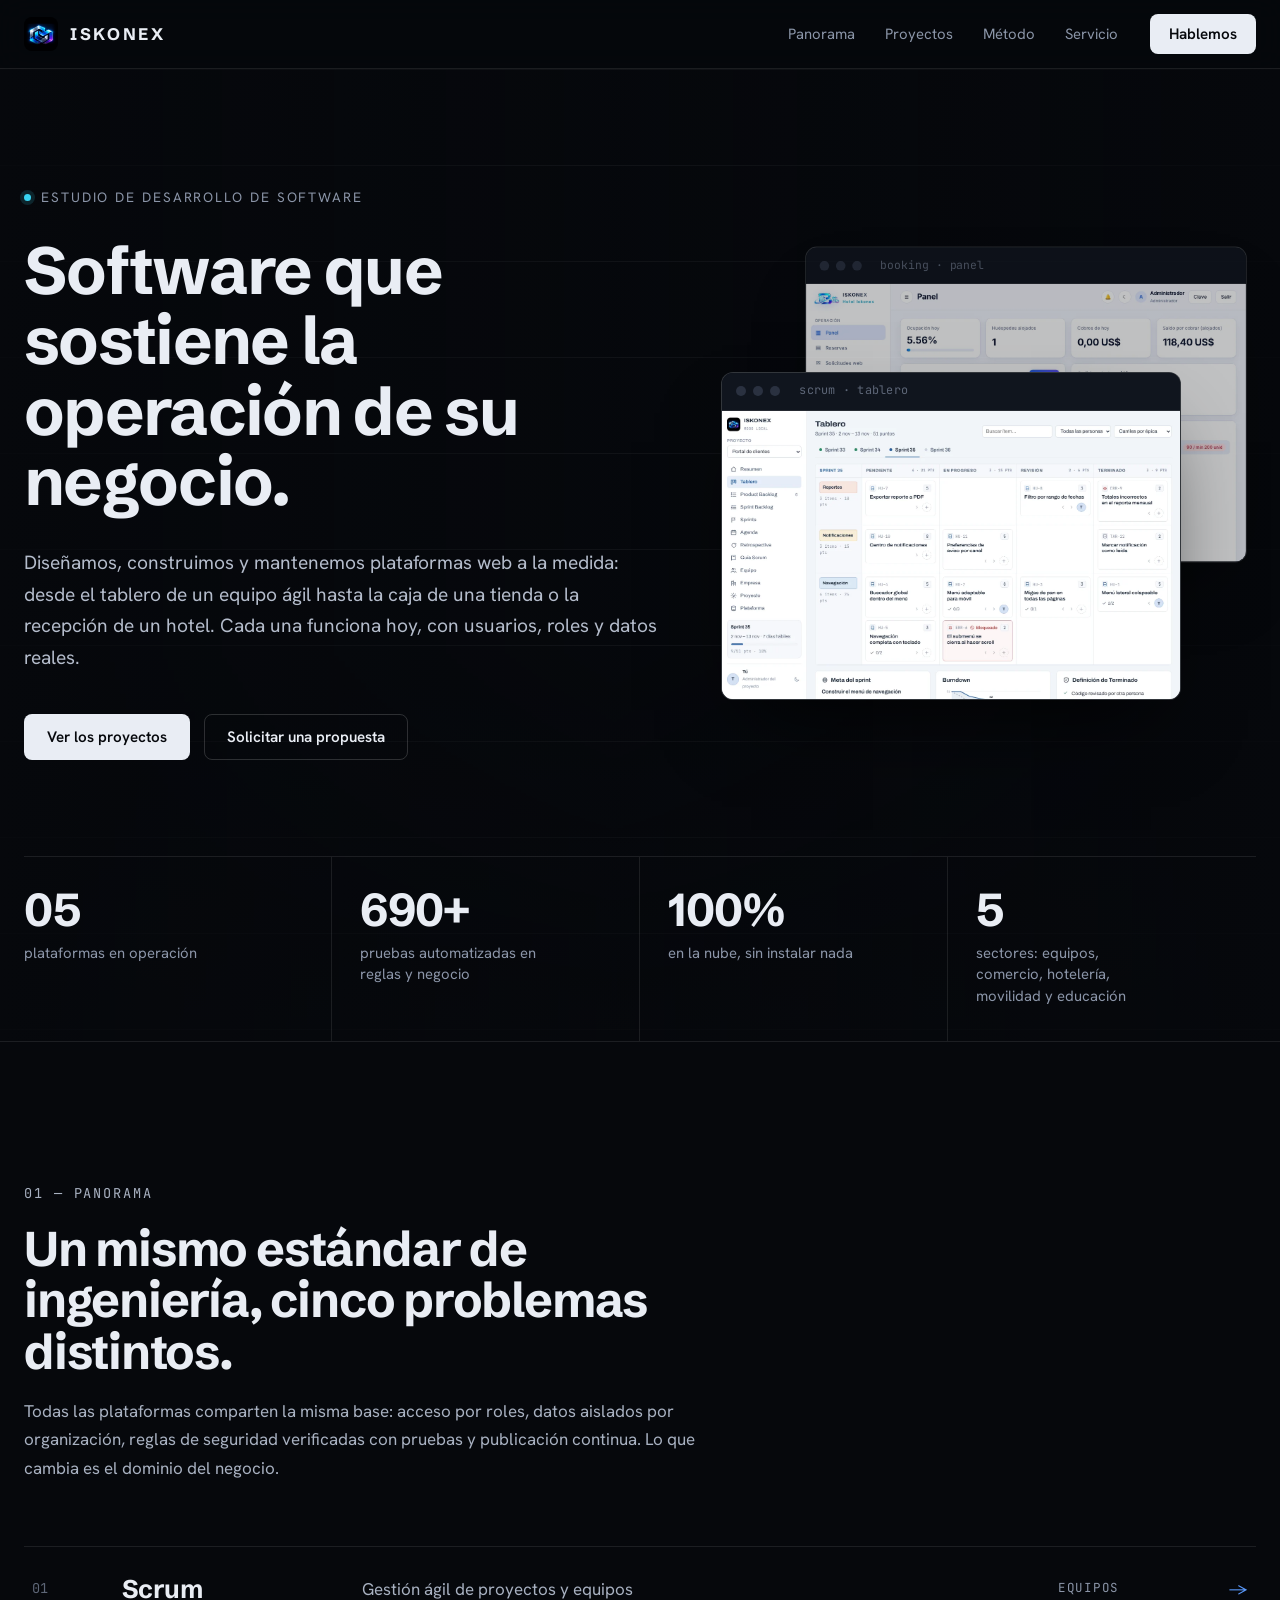
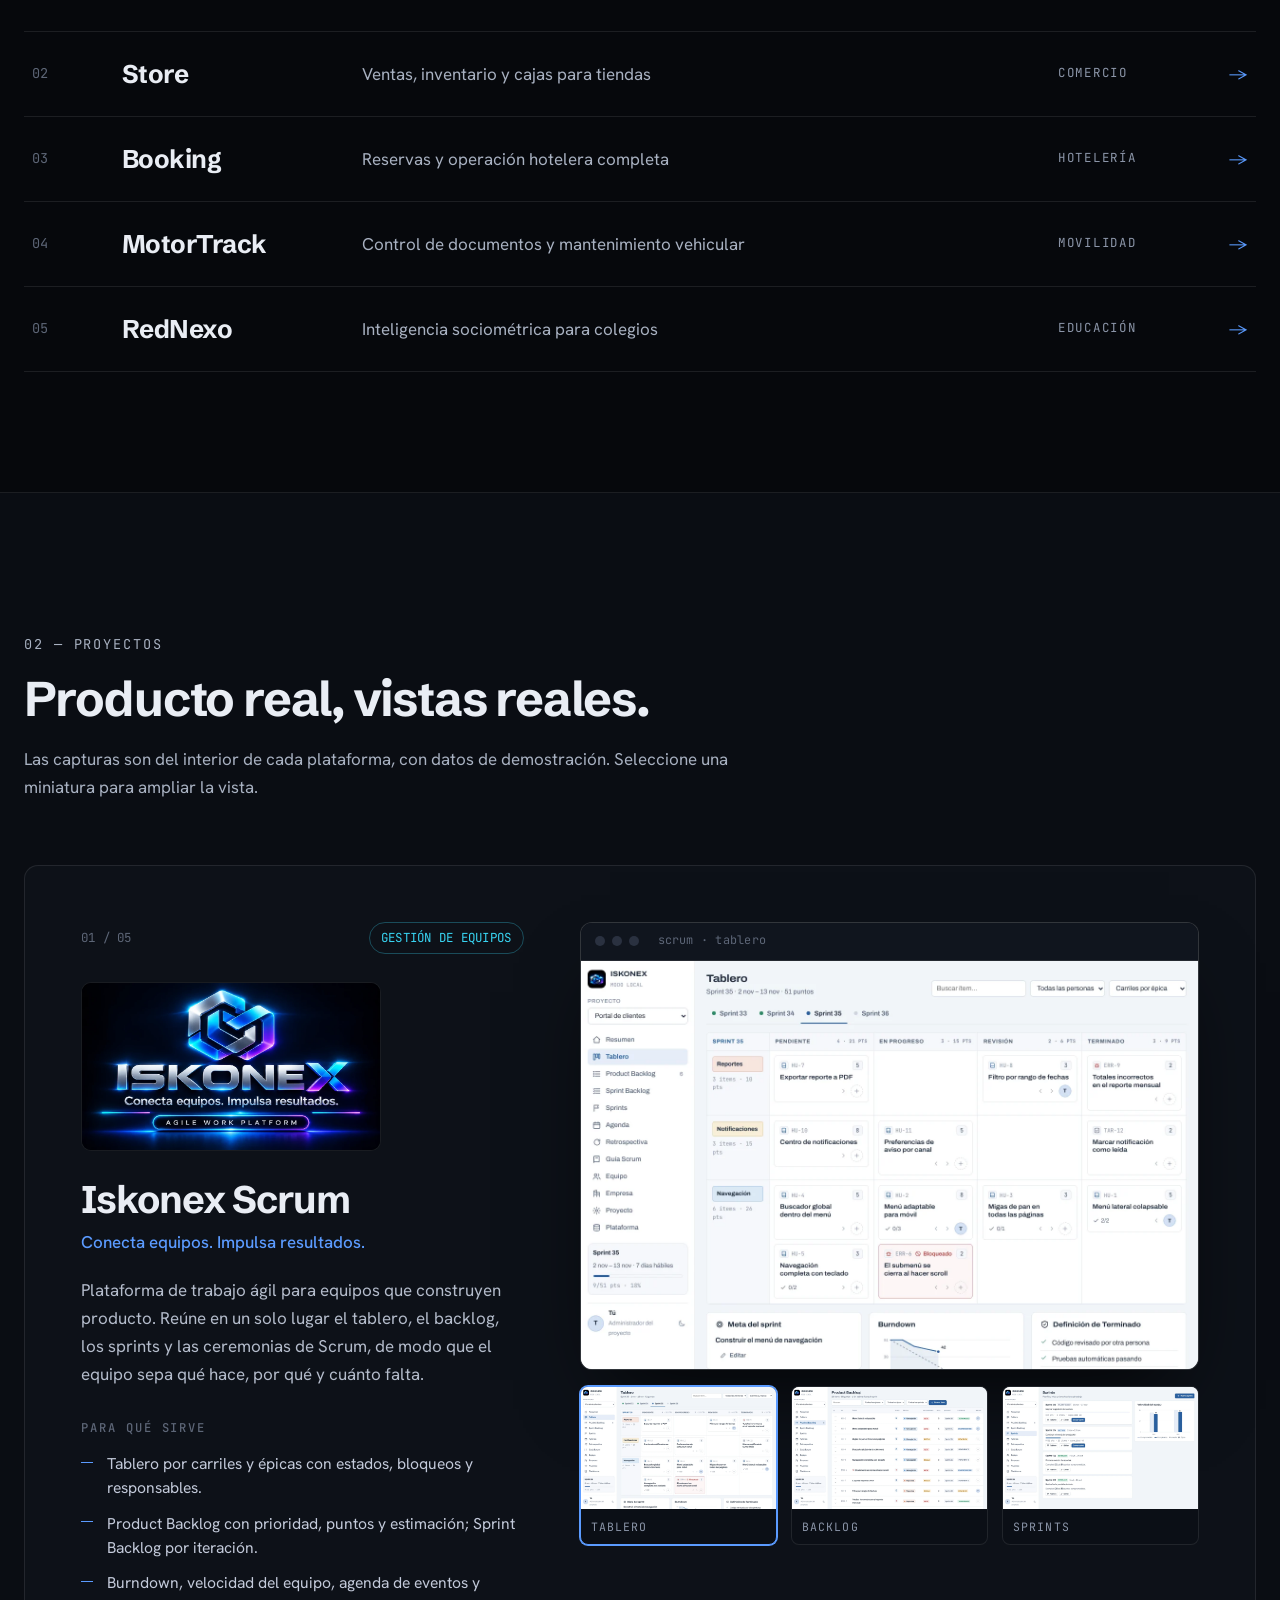
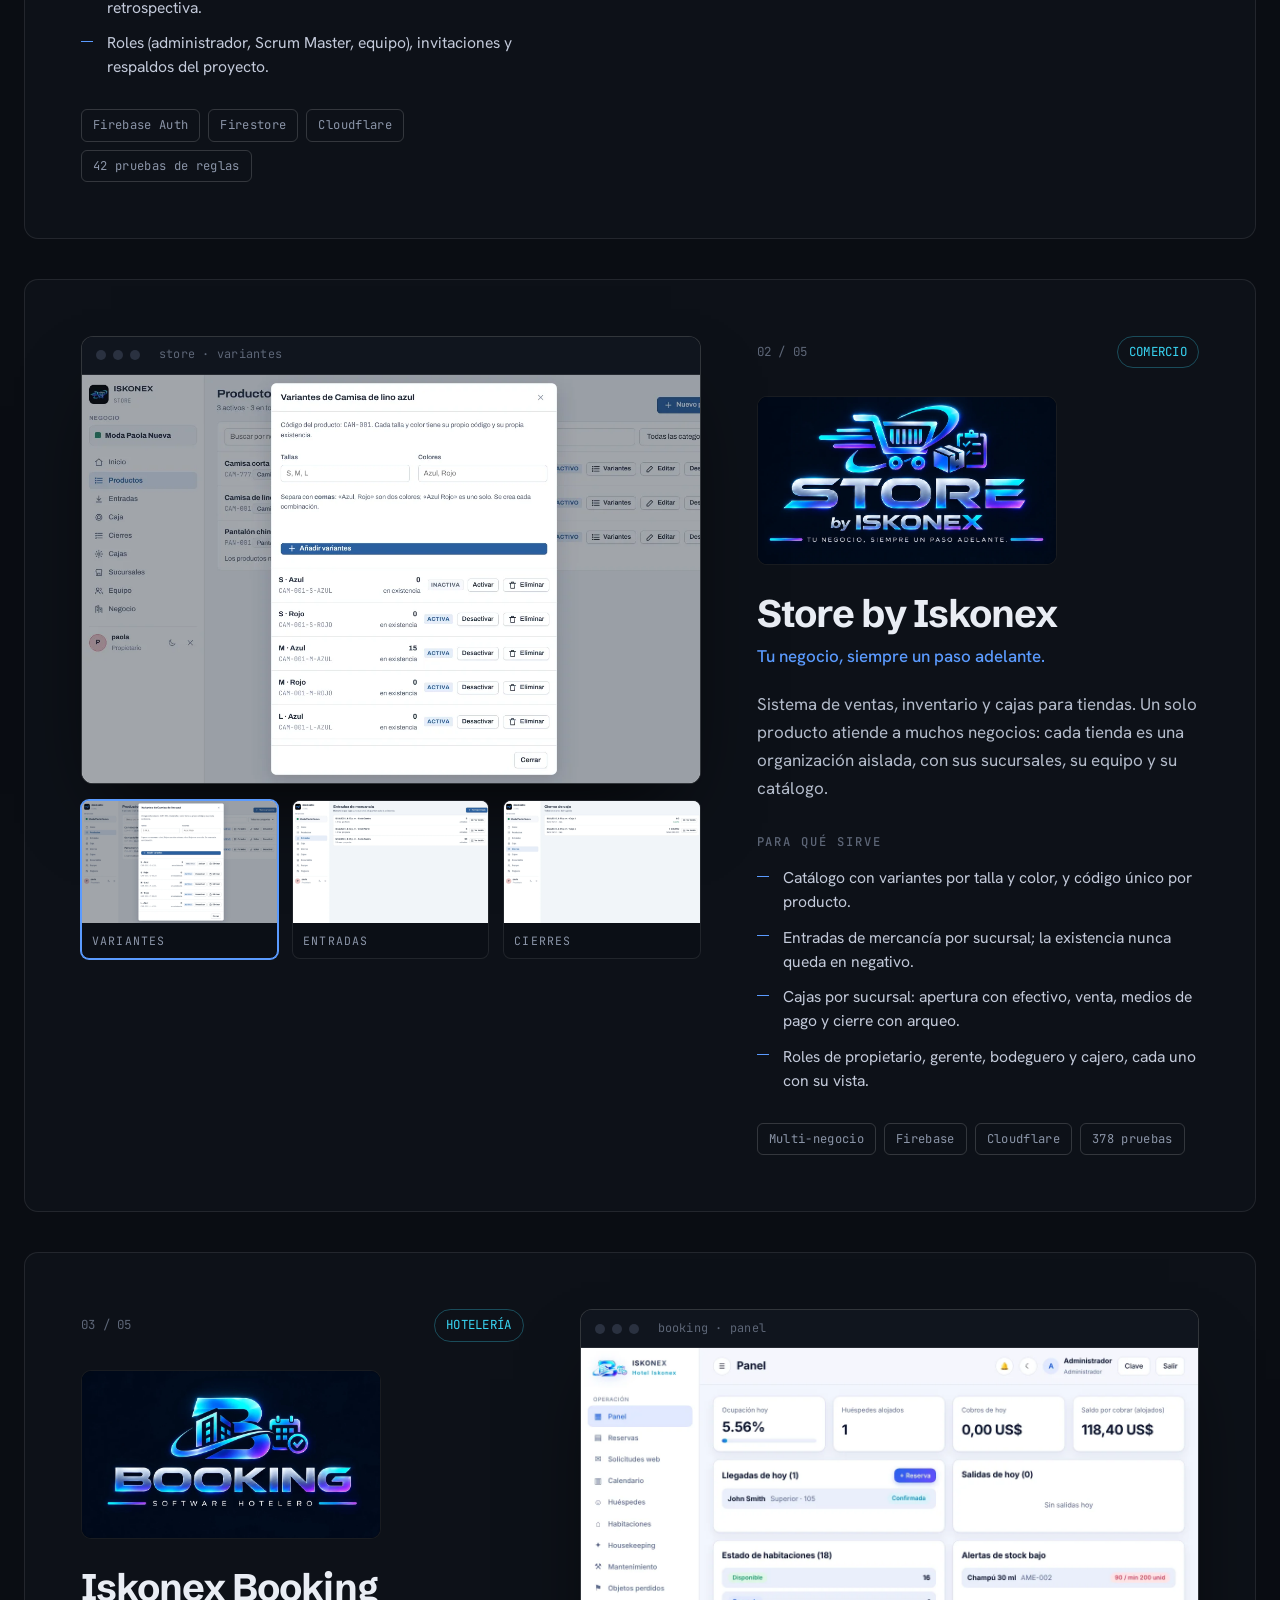
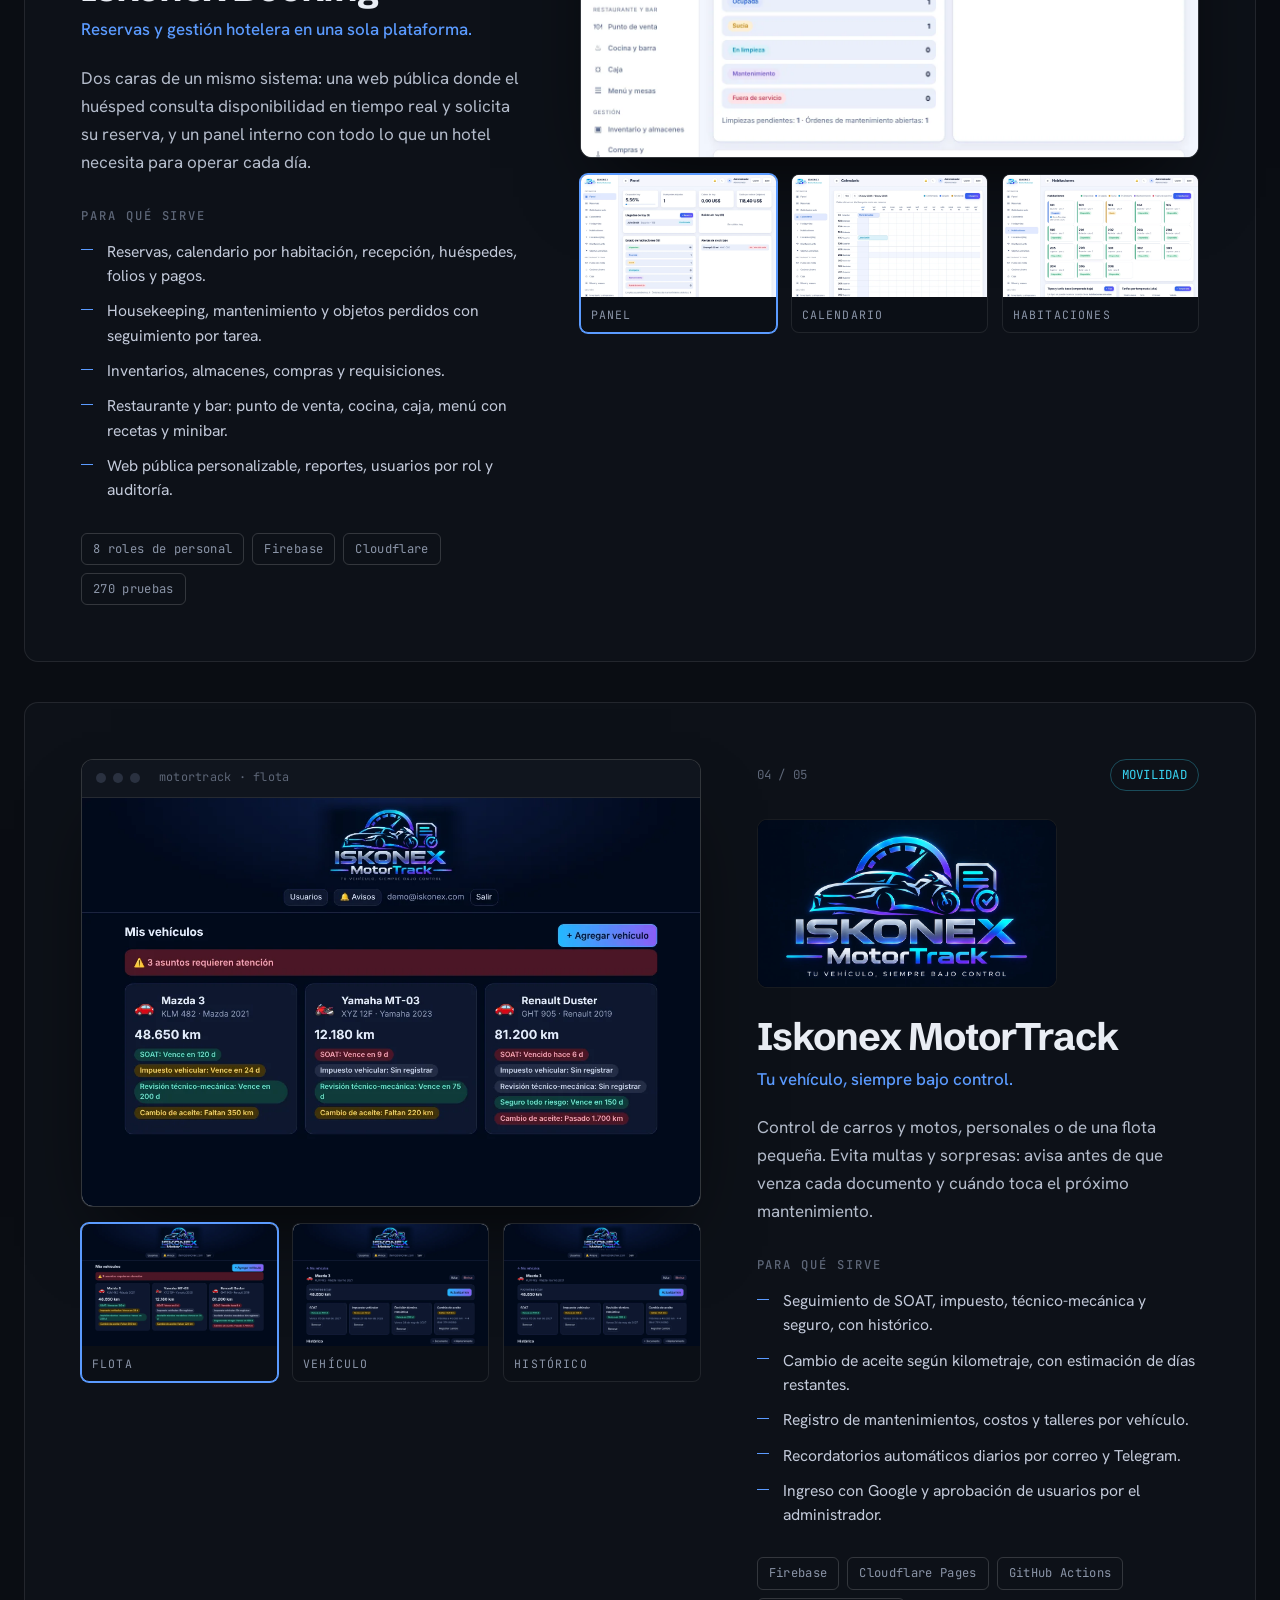
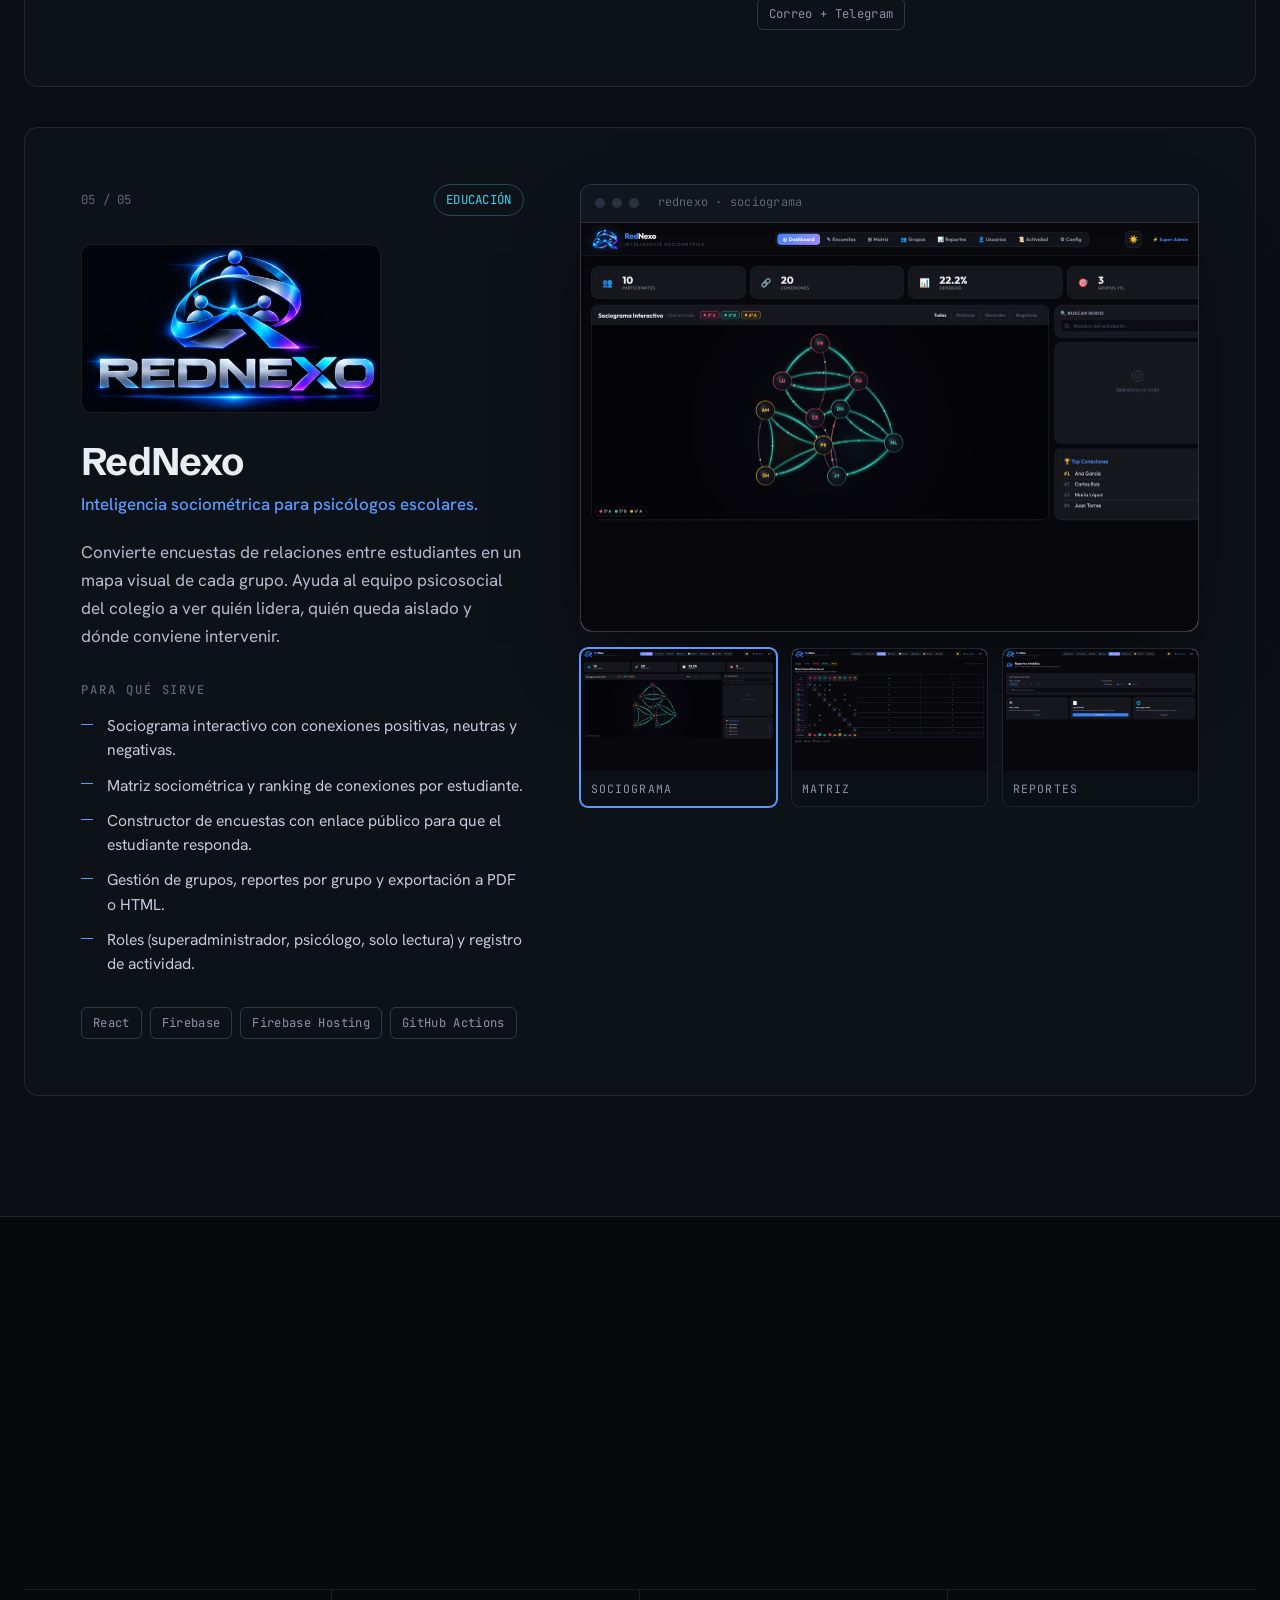
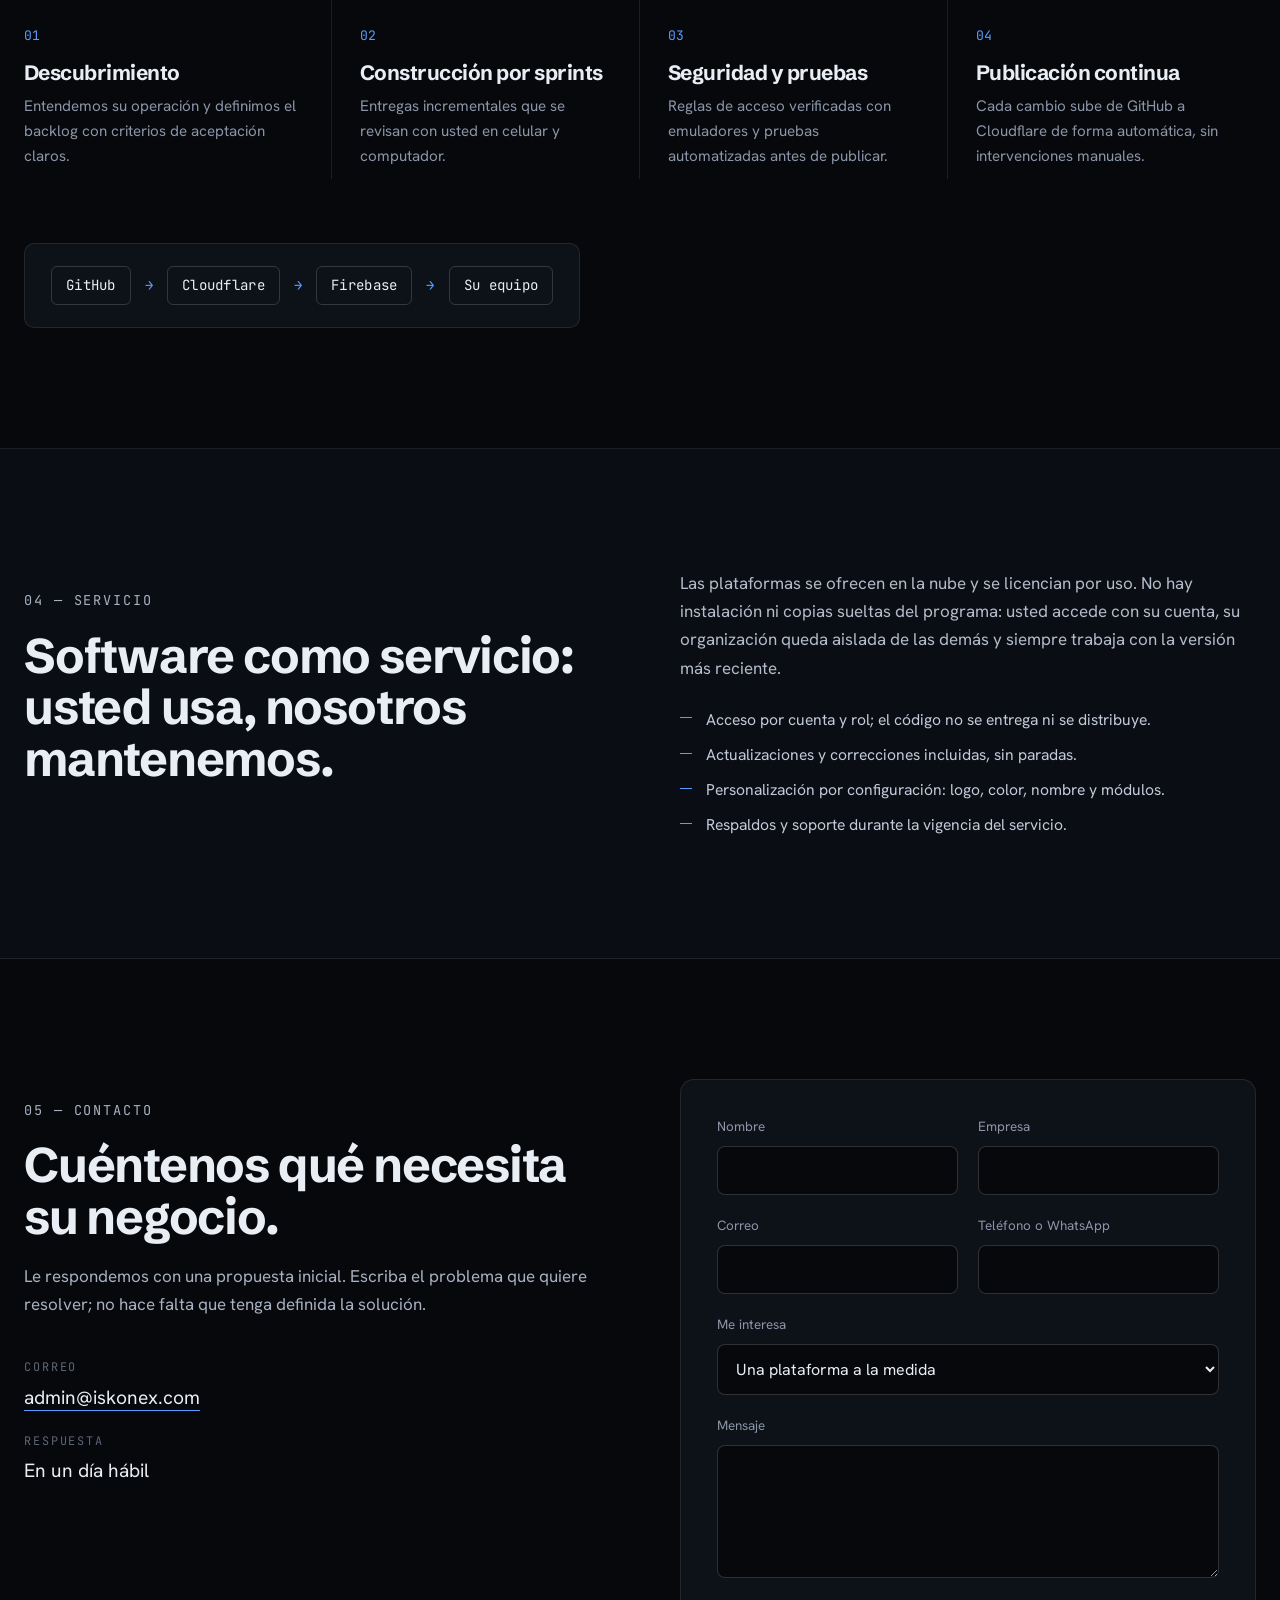
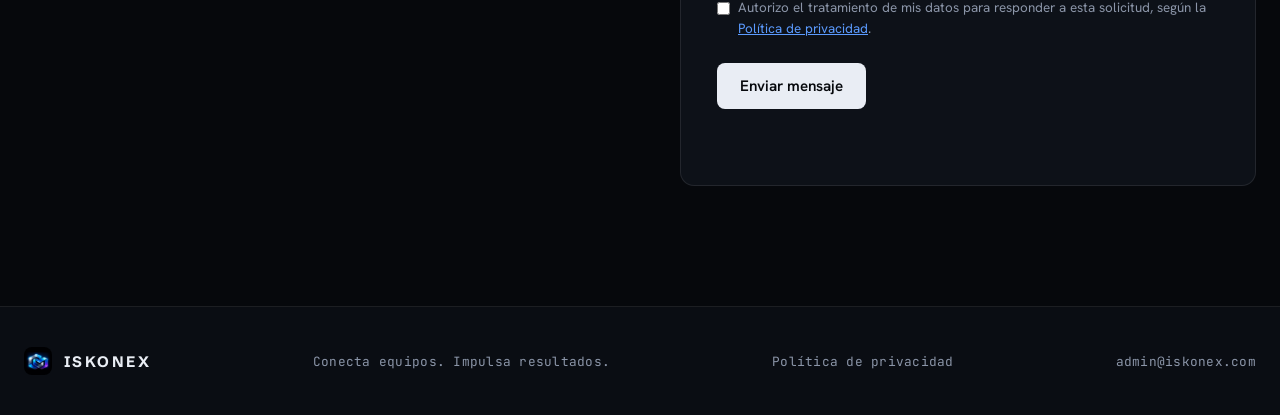
<file: public/index.html>
<!doctype html>
<html lang="es">
<head>
<meta charset="utf-8">
<meta name="viewport" content="width=device-width, initial-scale=1">
<title>ISKONEX · Software a la medida</title>
<meta name="description" content="ISKONEX diseña y desarrolla plataformas web: gestión ágil, ventas e inventario, reservas hoteleras, control vehicular e inteligencia sociométrica escolar.">
<meta property="og:title" content="ISKONEX · Software a la medida">
<meta property="og:description" content="Cinco plataformas web en producción para gestionar equipos, tiendas, hoteles, flotas y colegios.">
<link rel="canonical" href="https://iskonex.com/">
<meta property="og:type" content="website">
<meta property="og:locale" content="es_CO">
<meta property="og:url" content="https://iskonex.com/">
<meta property="og:image" content="https://iskonex.com/assets/og.jpg">
<meta property="og:image:width" content="1200">
<meta property="og:image:height" content="630">
<meta name="twitter:card" content="summary_large_image">
<meta name="twitter:image" content="https://iskonex.com/assets/og.jpg">
<meta name="theme-color" content="#06080c">
<link rel="icon" href="assets/logos/iskonex-mark.webp">
<link rel="preconnect" href="https://fonts.googleapis.com">
<link rel="preconnect" href="https://fonts.gstatic.com" crossorigin>
<link href="https://fonts.googleapis.com/css2?family=Hanken+Grotesk:wght@400;500;600&family=JetBrains+Mono:wght@400;500&family=Schibsted+Grotesk:wght@500;600;700;800&display=swap" rel="stylesheet">
<link rel="stylesheet" href="styles.css">
</head>
<body>

<header class="top" id="top">
  <div class="wrap top-in">
    <a class="brand" href="#top" aria-label="ISKONEX, inicio">
      <img src="assets/logos/iskonex-mark.webp" alt="" width="34" height="34">
      <span>ISKONEX</span>
    </a>
    <nav aria-label="Principal">
      <a href="#panorama">Panorama</a>
      <a href="#proyectos">Proyectos</a>
      <a href="#metodo">Método</a>
      <a href="#modelo">Servicio</a>
    </nav>
    <a class="btn btn-solid" href="#contacto">Hablemos</a>
  </div>
</header>

<main>

<!-- HERO -->
<section class="hero">
  <div class="wrap">
    <div class="hero-grid">
    <div class="hero-copy">
    <p class="eyebrow"><span class="dot"></span>Estudio de desarrollo de software</p>
    <h1>Software que sostiene la operación de su negocio.</h1>
    <p class="lead">Diseñamos, construimos y mantenemos plataformas web a la medida: desde el tablero de un equipo ágil hasta la caja de una tienda o la recepción de un hotel. Cada una funciona hoy, con usuarios, roles y datos reales.</p>
    <div class="hero-cta">
      <a class="btn btn-solid" href="#proyectos">Ver los proyectos</a>
      <a class="btn btn-line" href="#contacto">Solicitar una propuesta</a>
    </div>
    </div>
    <div class="hero-art" aria-hidden="true">
      <figure class="frame back"><div class="bar"><i></i><i></i><i></i><span class="mono">booking · panel</span></div><img src="assets/shots/booking-panel.webp" alt=""></figure>
      <figure class="frame front"><div class="bar"><i></i><i></i><i></i><span class="mono">scrum · tablero</span></div><img src="assets/shots/scrum-tablero.webp" alt=""></figure>
    </div>
    </div>
    <dl class="facts">
      <div><dt>05</dt><dd>plataformas en operación</dd></div>
      <div><dt>690+</dt><dd>pruebas automatizadas en reglas y negocio</dd></div>
      <div><dt>100%</dt><dd>en la nube, sin instalar nada</dd></div>
      <div><dt>5</dt><dd>sectores: equipos, comercio, hotelería, movilidad y educación</dd></div>
    </dl>
  </div>
</section>

<!-- PANORAMA -->
<section class="sec" id="panorama">
  <div class="wrap">
    <header class="sec-head">
      <p class="eyebrow mono">01 — Panorama</p>
      <h2>Un mismo estándar de ingeniería, cinco problemas distintos.</h2>
      <p>Todas las plataformas comparten la misma base: acceso por roles, datos aislados por organización, reglas de seguridad verificadas con pruebas y publicación continua. Lo que cambia es el dominio del negocio.</p>
    </header>

    <ol class="index">
      <li><a href="#scrum"><span class="n mono">01</span><span class="t">Scrum</span><span class="d">Gestión ágil de proyectos y equipos</span><span class="s mono">Equipos</span><span class="ar" aria-hidden="true">→</span></a></li>
      <li><a href="#store"><span class="n mono">02</span><span class="t">Store</span><span class="d">Ventas, inventario y cajas para tiendas</span><span class="s mono">Comercio</span><span class="ar" aria-hidden="true">→</span></a></li>
      <li><a href="#booking"><span class="n mono">03</span><span class="t">Booking</span><span class="d">Reservas y operación hotelera completa</span><span class="s mono">Hotelería</span><span class="ar" aria-hidden="true">→</span></a></li>
      <li><a href="#motortrack"><span class="n mono">04</span><span class="t">MotorTrack</span><span class="d">Control de documentos y mantenimiento vehicular</span><span class="s mono">Movilidad</span><span class="ar" aria-hidden="true">→</span></a></li>
      <li><a href="#rednexo"><span class="n mono">05</span><span class="t">RedNexo</span><span class="d">Inteligencia sociométrica para colegios</span><span class="s mono">Educación</span><span class="ar" aria-hidden="true">→</span></a></li>
    </ol>
  </div>
</section>

<!-- PROYECTOS -->
<section class="sec sec-alt" id="proyectos">
  <div class="wrap">
    <header class="sec-head">
      <p class="eyebrow mono">02 — Proyectos</p>
      <h2>Producto real, vistas reales.</h2>
      <p>Las capturas son del interior de cada plataforma, con datos de demostración. Seleccione una miniatura para ampliar la vista.</p>
    </header>

    <!-- SCRUM -->
    <article class="proj" id="scrum" data-gallery>
      <div class="proj-text">
        <div class="proj-top">
          <span class="num mono">01 / 05</span>
          <span class="tag mono">Gestión de equipos</span>
        </div>
        <div class="logo-tile"><img src="assets/logos/scrum.webp" alt="Logotipo de Iskonex Scrum" loading="lazy"></div>
        <h3>Iskonex Scrum</h3>
        <p class="tagline">Conecta equipos. Impulsa resultados.</p>
        <p>Plataforma de trabajo ágil para equipos que construyen producto. Reúne en un solo lugar el tablero, el backlog, los sprints y las ceremonias de Scrum, de modo que el equipo sepa qué hace, por qué y cuánto falta.</p>
        <h4 class="mono">Para qué sirve</h4>
        <ul class="ticks">
          <li>Tablero por carriles y épicas con estados, bloqueos y responsables.</li>
          <li>Product Backlog con prioridad, puntos y estimación; Sprint Backlog por iteración.</li>
          <li>Burndown, velocidad del equipo, agenda de eventos y retrospectiva.</li>
          <li>Roles (administrador, Scrum Master, equipo), invitaciones y respaldos del proyecto.</li>
        </ul>
        <ul class="chips mono"><li>Firebase Auth</li><li>Firestore</li><li>Cloudflare</li><li>42 pruebas de reglas</li></ul>
      </div>
      <div class="proj-shots">
        <figure class="frame main"><div class="bar"><i></i><i></i><i></i><span class="mono">scrum · tablero</span></div><img src="assets/shots/scrum-tablero.webp" alt="Tablero Scrum con carriles por épica y columnas de estado" loading="lazy"></figure>
        <div class="thumbs">
          <button type="button" class="on" data-src="assets/shots/scrum-tablero.webp" data-label="scrum · tablero" data-alt="Tablero Scrum con carriles por épica y columnas de estado"><img src="assets/shots/scrum-tablero.webp" alt="" loading="lazy"><span class="mono">Tablero</span></button>
          <button type="button" data-src="assets/shots/scrum-backlog.webp" data-label="scrum · product backlog" data-alt="Product Backlog con prioridad, puntos y estado"><img src="assets/shots/scrum-backlog.webp" alt="" loading="lazy"><span class="mono">Backlog</span></button>
          <button type="button" data-src="assets/shots/scrum-sprints.webp" data-label="scrum · sprints" data-alt="Lista de sprints con velocidad del equipo"><img src="assets/shots/scrum-sprints.webp" alt="" loading="lazy"><span class="mono">Sprints</span></button>
        </div>
      </div>
    </article>

    <!-- STORE -->
    <article class="proj flip" id="store" data-gallery>
      <div class="proj-text">
        <div class="proj-top">
          <span class="num mono">02 / 05</span>
          <span class="tag mono">Comercio</span>
        </div>
        <div class="logo-tile"><img src="assets/logos/store.webp" alt="Logotipo de Store by Iskonex" loading="lazy"></div>
        <h3>Store by Iskonex</h3>
        <p class="tagline">Tu negocio, siempre un paso adelante.</p>
        <p>Sistema de ventas, inventario y cajas para tiendas. Un solo producto atiende a muchos negocios: cada tienda es una organización aislada, con sus sucursales, su equipo y su catálogo.</p>
        <h4 class="mono">Para qué sirve</h4>
        <ul class="ticks">
          <li>Catálogo con variantes por talla y color, y código único por producto.</li>
          <li>Entradas de mercancía por sucursal; la existencia nunca queda en negativo.</li>
          <li>Cajas por sucursal: apertura con efectivo, venta, medios de pago y cierre con arqueo.</li>
          <li>Roles de propietario, gerente, bodeguero y cajero, cada uno con su vista.</li>
        </ul>
        <ul class="chips mono"><li>Multi-negocio</li><li>Firebase</li><li>Cloudflare</li><li>378 pruebas</li></ul>
      </div>
      <div class="proj-shots">
        <figure class="frame main"><div class="bar"><i></i><i></i><i></i><span class="mono">store · variantes</span></div><img src="assets/shots/store-variantes.webp" alt="Gestión de variantes de producto por talla y color" loading="lazy"></figure>
        <div class="thumbs">
          <button type="button" class="on" data-src="assets/shots/store-variantes.webp" data-label="store · variantes" data-alt="Gestión de variantes de producto por talla y color"><img src="assets/shots/store-variantes.webp" alt="" loading="lazy"><span class="mono">Variantes</span></button>
          <button type="button" data-src="assets/shots/store-entradas.webp" data-label="store · entradas de mercancía" data-alt="Entradas de mercancía por sucursal"><img src="assets/shots/store-entradas.webp" alt="" loading="lazy"><span class="mono">Entradas</span></button>
          <button type="button" data-src="assets/shots/store-cierres.webp" data-label="store · cierres de caja" data-alt="Cierres de caja con arqueo y diferencias"><img src="assets/shots/store-cierres.webp" alt="" loading="lazy"><span class="mono">Cierres</span></button>
        </div>
      </div>
    </article>

    <!-- BOOKING -->
    <article class="proj" id="booking" data-gallery>
      <div class="proj-text">
        <div class="proj-top">
          <span class="num mono">03 / 05</span>
          <span class="tag mono">Hotelería</span>
        </div>
        <div class="logo-tile"><img src="assets/logos/booking.webp" alt="Logotipo de Iskonex Booking" loading="lazy"></div>
        <h3>Iskonex Booking</h3>
        <p class="tagline">Reservas y gestión hotelera en una sola plataforma.</p>
        <p>Dos caras de un mismo sistema: una web pública donde el huésped consulta disponibilidad en tiempo real y solicita su reserva, y un panel interno con todo lo que un hotel necesita para operar cada día.</p>
        <h4 class="mono">Para qué sirve</h4>
        <ul class="ticks">
          <li>Reservas, calendario por habitación, recepción, huéspedes, folios y pagos.</li>
          <li>Housekeeping, mantenimiento y objetos perdidos con seguimiento por tarea.</li>
          <li>Inventarios, almacenes, compras y requisiciones.</li>
          <li>Restaurante y bar: punto de venta, cocina, caja, menú con recetas y minibar.</li>
          <li>Web pública personalizable, reportes, usuarios por rol y auditoría.</li>
        </ul>
        <ul class="chips mono"><li>8 roles de personal</li><li>Firebase</li><li>Cloudflare</li><li>270 pruebas</li></ul>
      </div>
      <div class="proj-shots">
        <figure class="frame main"><div class="bar"><i></i><i></i><i></i><span class="mono">booking · panel</span></div><img src="assets/shots/booking-panel.webp" alt="Panel del hotel con ocupación, llegadas y estado de habitaciones" loading="lazy"></figure>
        <div class="thumbs">
          <button type="button" class="on" data-src="assets/shots/booking-panel.webp" data-label="booking · panel" data-alt="Panel del hotel con ocupación, llegadas y estado de habitaciones"><img src="assets/shots/booking-panel.webp" alt="" loading="lazy"><span class="mono">Panel</span></button>
          <button type="button" data-src="assets/shots/booking-calendario.webp" data-label="booking · calendario" data-alt="Calendario de ocupación por habitación"><img src="assets/shots/booking-calendario.webp" alt="" loading="lazy"><span class="mono">Calendario</span></button>
          <button type="button" data-src="assets/shots/booking-habitaciones.webp" data-label="booking · habitaciones" data-alt="Mapa de habitaciones con su estado"><img src="assets/shots/booking-habitaciones.webp" alt="" loading="lazy"><span class="mono">Habitaciones</span></button>
        </div>
      </div>
    </article>

    <!-- MOTORTRACK -->
    <article class="proj flip" id="motortrack" data-gallery>
      <div class="proj-text">
        <div class="proj-top">
          <span class="num mono">04 / 05</span>
          <span class="tag mono">Movilidad</span>
        </div>
        <div class="logo-tile"><img src="assets/logos/motortrack.webp" alt="Logotipo de Iskonex MotorTrack" loading="lazy"></div>
        <h3>Iskonex MotorTrack</h3>
        <p class="tagline">Tu vehículo, siempre bajo control.</p>
        <p>Control de carros y motos, personales o de una flota pequeña. Evita multas y sorpresas: avisa antes de que venza cada documento y cuándo toca el próximo mantenimiento.</p>
        <h4 class="mono">Para qué sirve</h4>
        <ul class="ticks">
          <li>Seguimiento de SOAT, impuesto, técnico-mecánica y seguro, con histórico.</li>
          <li>Cambio de aceite según kilometraje, con estimación de días restantes.</li>
          <li>Registro de mantenimientos, costos y talleres por vehículo.</li>
          <li>Recordatorios automáticos diarios por correo y Telegram.</li>
          <li>Ingreso con Google y aprobación de usuarios por el administrador.</li>
        </ul>
        <ul class="chips mono"><li>Firebase</li><li>Cloudflare Pages</li><li>GitHub Actions</li><li>Correo + Telegram</li></ul>
      </div>
      <div class="proj-shots">
        <figure class="frame main"><div class="bar"><i></i><i></i><i></i><span class="mono">motortrack · flota</span></div><img src="assets/shots/motortrack-flota.webp" alt="Vista de vehículos con alertas de vencimiento" loading="lazy"></figure>
        <div class="thumbs">
          <button type="button" class="on" data-src="assets/shots/motortrack-flota.webp" data-label="motortrack · flota" data-alt="Vista de vehículos con alertas de vencimiento"><img src="assets/shots/motortrack-flota.webp" alt="" loading="lazy"><span class="mono">Flota</span></button>
          <button type="button" data-src="assets/shots/motortrack-vehiculo.webp" data-label="motortrack · vehículo" data-alt="Ficha de un vehículo con documentos y aceite"><img src="assets/shots/motortrack-vehiculo.webp" alt="" loading="lazy"><span class="mono">Vehículo</span></button>
          <button type="button" data-src="assets/shots/motortrack-mantenimiento.webp" data-label="motortrack · mantenimiento" data-alt="Histórico de mantenimientos de un vehículo"><img src="assets/shots/motortrack-mantenimiento.webp" alt="" loading="lazy"><span class="mono">Histórico</span></button>
        </div>
      </div>
    </article>

    <!-- REDNEXO -->
    <article class="proj" id="rednexo" data-gallery>
      <div class="proj-text">
        <div class="proj-top">
          <span class="num mono">05 / 05</span>
          <span class="tag mono">Educación</span>
        </div>
        <div class="logo-tile"><img src="assets/logos/rednexo.webp" alt="Logotipo de RedNexo" loading="lazy"></div>
        <h3>RedNexo</h3>
        <p class="tagline">Inteligencia sociométrica para psicólogos escolares.</p>
        <p>Convierte encuestas de relaciones entre estudiantes en un mapa visual de cada grupo. Ayuda al equipo psicosocial del colegio a ver quién lidera, quién queda aislado y dónde conviene intervenir.</p>
        <h4 class="mono">Para qué sirve</h4>
        <ul class="ticks">
          <li>Sociograma interactivo con conexiones positivas, neutras y negativas.</li>
          <li>Matriz sociométrica y ranking de conexiones por estudiante.</li>
          <li>Constructor de encuestas con enlace público para que el estudiante responda.</li>
          <li>Gestión de grupos, reportes por grupo y exportación a PDF o HTML.</li>
          <li>Roles (superadministrador, psicólogo, solo lectura) y registro de actividad.</li>
        </ul>
        <ul class="chips mono"><li>React</li><li>Firebase</li><li>Firebase Hosting</li><li>GitHub Actions</li></ul>
      </div>
      <div class="proj-shots">
        <figure class="frame main"><div class="bar"><i></i><i></i><i></i><span class="mono">rednexo · sociograma</span></div><img src="assets/shots/rednexo-sociograma.webp" alt="Sociograma interactivo con conexiones entre estudiantes" loading="lazy"></figure>
        <div class="thumbs">
          <button type="button" class="on" data-src="assets/shots/rednexo-sociograma.webp" data-label="rednexo · sociograma" data-alt="Sociograma interactivo con conexiones entre estudiantes"><img src="assets/shots/rednexo-sociograma.webp" alt="" loading="lazy"><span class="mono">Sociograma</span></button>
          <button type="button" data-src="assets/shots/rednexo-matriz.webp" data-label="rednexo · matriz" data-alt="Matriz sociométrica con conexiones por estudiante"><img src="assets/shots/rednexo-matriz.webp" alt="" loading="lazy"><span class="mono">Matriz</span></button>
          <button type="button" data-src="assets/shots/rednexo-reportes.webp" data-label="rednexo · reportes" data-alt="Panel de reportes y exportación"><img src="assets/shots/rednexo-reportes.webp" alt="" loading="lazy"><span class="mono">Reportes</span></button>
        </div>
      </div>
    </article>
  </div>
</section>

<!-- MÉTODO -->
<section class="sec" id="metodo">
  <div class="wrap">
    <header class="sec-head">
      <p class="eyebrow mono">03 — Método</p>
      <h2>Cómo construimos.</h2>
      <p>Trabajamos con Scrum sobre nuestra propia plataforma: backlog priorizado, sprints cortos y entregas que usted puede probar al final de cada ciclo.</p>
    </header>
    <ol class="steps">
      <li><span class="mono">01</span><h3>Descubrimiento</h3><p>Entendemos su operación y definimos el backlog con criterios de aceptación claros.</p></li>
      <li><span class="mono">02</span><h3>Construcción por sprints</h3><p>Entregas incrementales que se revisan con usted en celular y computador.</p></li>
      <li><span class="mono">03</span><h3>Seguridad y pruebas</h3><p>Reglas de acceso verificadas con emuladores y pruebas automatizadas antes de publicar.</p></li>
      <li><span class="mono">04</span><h3>Publicación continua</h3><p>Cada cambio sube de GitHub a Cloudflare de forma automática, sin intervenciones manuales.</p></li>
    </ol>
    <div class="pipeline mono" aria-label="Flujo de publicación">
      <span>GitHub</span><i aria-hidden="true">→</i><span>Cloudflare</span><i aria-hidden="true">→</i><span>Firebase</span><i aria-hidden="true">→</i><span>Su equipo</span>
    </div>
  </div>
</section>

<!-- MODELO -->
<section class="sec sec-alt" id="modelo">
  <div class="wrap grid2">
    <header class="sec-head">
      <p class="eyebrow mono">04 — Servicio</p>
      <h2>Software como servicio: usted usa, nosotros mantenemos.</h2>
    </header>
    <div class="prose">
      <p>Las plataformas se ofrecen en la nube y se licencian por uso. No hay instalación ni copias sueltas del programa: usted accede con su cuenta, su organización queda aislada de las demás y siempre trabaja con la versión más reciente.</p>
      <ul class="ticks">
        <li>Acceso por cuenta y rol; el código no se entrega ni se distribuye.</li>
        <li>Actualizaciones y correcciones incluidas, sin paradas.</li>
        <li>Personalización por configuración: logo, color, nombre y módulos.</li>
        <li>Respaldos y soporte durante la vigencia del servicio.</li>
      </ul>
    </div>
  </div>
</section>

<!-- CONTACTO -->
<section class="sec" id="contacto">
  <div class="wrap grid2 contact">
    <header class="sec-head">
      <p class="eyebrow mono">05 — Contacto</p>
      <h2>Cuéntenos qué necesita su negocio.</h2>
      <p>Le respondemos con una propuesta inicial. Escriba el problema que quiere resolver; no hace falta que tenga definida la solución.</p>
      <dl class="direct">
        <div><dt class="mono">Correo</dt><dd><a href="mailto:admin@iskonex.com">admin@iskonex.com</a></dd></div>
        <div><dt class="mono">Respuesta</dt><dd>En un día hábil</dd></div>
      </dl>
    </header>

    <form id="form" class="form" action="https://formsubmit.co/admin@iskonex.com" method="POST" novalidate>
      <input type="hidden" name="_subject" value="Nuevo contacto desde el portafolio de ISKONEX">
      <input type="hidden" name="_template" value="table">
      <input type="hidden" name="_captcha" value="false">
      <input type="text" name="_honey" tabindex="-1" autocomplete="off" class="hp" aria-hidden="true">
      <div class="row2">
        <label>Nombre<input name="nombre" required autocomplete="name"></label>
        <label>Empresa<input name="empresa" autocomplete="organization"></label>
      </div>
      <div class="row2">
        <label>Correo<input type="email" name="email" required autocomplete="email"></label>
        <label>Teléfono o WhatsApp<input name="telefono" autocomplete="tel"></label>
      </div>
      <label>Me interesa
        <select name="interes">
          <option>Una plataforma a la medida</option>
          <option>Iskonex Scrum</option>
          <option>Store by Iskonex</option>
          <option>Iskonex Booking</option>
          <option>Iskonex MotorTrack</option>
          <option>RedNexo</option>
          <option>Otro</option>
        </select>
      </label>
      <label>Mensaje<textarea name="mensaje" rows="5" required></textarea></label>
      <label class="consent"><input type="checkbox" name="acepta_privacidad" value="si" required><span>Autorizo el tratamiento de mis datos para responder a esta solicitud, según la <a href="privacidad.html">Política de privacidad</a>.</span></label>
      <button class="btn btn-solid" type="submit">Enviar mensaje</button>
      <p class="status" id="status" role="status" aria-live="polite"></p>
    </form>
  </div>
</section>

</main>

<footer class="foot">
  <div class="wrap foot-in">
    <div class="brand"><img src="assets/logos/iskonex-mark.webp" alt="" width="28" height="28"><span>ISKONEX</span></div>
    <p class="mono">Conecta equipos. Impulsa resultados.</p>
    <a class="mono" href="privacidad.html">Política de privacidad</a>
    <a class="mono" href="mailto:admin@iskonex.com">admin@iskonex.com</a>
  </div>
</footer>

<script src="main.js"></script>
</body>
</html>
</file>
<file: public/styles.css>
:root{
  --bg:#06080c;
  --bg-2:#0a0d13;
  --surface:#0d1118;
  --line:rgba(255,255,255,.09);
  --line-2:rgba(255,255,255,.16);
  --text:#e9edf4;
  --muted:#8b95a8;
  --dim:#5d6677;
  --accent:#5b9bff;
  --accent-2:#38d4f2;
  --radius:10px;
  --f-display:"Schibsted Grotesk","Hanken Grotesk",system-ui,sans-serif;
  --f-body:"Hanken Grotesk",system-ui,sans-serif;
  --f-mono:"JetBrains Mono",ui-monospace,monospace;
}
*{box-sizing:border-box;margin:0;padding:0}
html{scroll-behavior:smooth;scroll-padding-top:84px}
body{background:var(--bg);color:var(--text);font:400 17px/1.65 var(--f-body);-webkit-font-smoothing:antialiased}
img{display:block;max-width:100%;height:auto}
a{color:inherit}
.wrap{width:min(1240px,100% - 48px);margin-inline:auto}
.mono{font-family:var(--f-mono);letter-spacing:.02em}
:focus-visible{outline:2px solid var(--accent);outline-offset:3px;border-radius:4px}

/* ---------- navegación ---------- */
.top{position:sticky;top:0;z-index:50;background:rgba(6,8,12,.82);backdrop-filter:blur(14px);border-bottom:1px solid var(--line)}
.top-in{display:flex;align-items:center;gap:32px;height:68px}
.brand{display:flex;align-items:center;gap:12px;text-decoration:none;font:700 1.05rem var(--f-display);letter-spacing:.16em}
.brand img{border-radius:8px}
.top nav{display:flex;gap:30px;margin-left:auto}
.top nav a{font-size:.93rem;color:var(--muted);text-decoration:none;transition:color .2s}
.top nav a:hover{color:var(--text)}

.btn{display:inline-flex;align-items:center;justify-content:center;gap:10px;height:46px;padding:0 22px;border-radius:8px;font:600 .95rem var(--f-body);text-decoration:none;border:1px solid transparent;cursor:pointer;transition:background .2s,border-color .2s,transform .2s}
.btn-solid{background:var(--text);color:#06080c}
.btn-solid:hover{background:#fff}
.btn-line{border-color:var(--line-2);color:var(--text);background:transparent}
.btn-line:hover{border-color:var(--text)}
.top .btn{height:40px;padding:0 18px}

/* ---------- hero ---------- */
.hero{position:relative;padding:112px 0 0;border-bottom:1px solid var(--line);
  background:
    linear-gradient(var(--line) 1px,transparent 1px) 0 0/100% 96px,
    var(--bg);
  background-blend-mode:normal}
.hero::before{content:"";position:absolute;inset:0;background:linear-gradient(90deg,var(--bg) 0%,rgba(6,8,12,.55) 48%,var(--bg) 100%),linear-gradient(180deg,transparent 60%,var(--bg) 100%);pointer-events:none;opacity:.9}
.hero .wrap{position:relative}
.eyebrow{display:inline-flex;align-items:center;gap:10px;font-size:.85rem;color:var(--muted);margin-bottom:26px;text-transform:uppercase;letter-spacing:.14em}
.eyebrow.mono{margin-bottom:18px}
.dot{width:7px;height:7px;border-radius:50%;background:var(--accent-2);box-shadow:0 0 0 4px rgba(56,212,242,.14)}
h1,h2,h3{font-family:var(--f-display);font-weight:700;letter-spacing:-.025em;line-height:1.06}
h1{font-size:clamp(2.6rem,6.4vw,5.4rem);max-width:15ch;font-weight:700}
.lead{max-width:60ch;margin-top:30px;font-size:1.2rem;color:#b4bccb}
.hero-cta{display:flex;flex-wrap:wrap;gap:14px;margin-top:40px}
.facts{display:grid;grid-template-columns:repeat(4,1fr);margin-top:96px;border-top:1px solid var(--line)}
.facts>div{padding:30px 28px 34px 0;border-right:1px solid var(--line)}
.facts>div:not(:first-child){padding-left:28px}
.facts>div:last-child{border-right:0}
.facts dt{font:700 clamp(2rem,3.6vw,3rem)/1 var(--f-display);letter-spacing:-.03em}
.facts dd{margin-top:10px;color:var(--muted);font-size:.93rem;line-height:1.45;max-width:24ch}

.hero-grid{display:grid;grid-template-columns:minmax(0,6fr) minmax(0,5fr);gap:56px;align-items:center}
.hero h1{max-width:13ch;font-size:clamp(2.5rem,5.2vw,4.6rem)}
.hero-art{position:relative;height:460px}
.hero-art .frame{position:absolute;width:86%}
.hero-art .back{top:0;right:0;opacity:.75;transform:scale(.96)}
.hero-art .front{bottom:0;left:0}
.hero-art .frame img{aspect-ratio:1300/820}

/* ---------- secciones ---------- */
.sec{padding:120px 0;border-bottom:1px solid var(--line)}
.sec-alt{background:var(--bg-2)}
.sec-head{max-width:720px;margin-bottom:64px}
.sec-head h2{font-size:clamp(1.9rem,3.8vw,3.1rem)}
.sec-head p{margin-top:20px;color:#a8b1c1}
.sec-head .eyebrow+h2{margin-top:0}

/* índice */
.index{list-style:none;border-top:1px solid var(--line)}
.index a{display:grid;grid-template-columns:70px 220px 1fr 140px 30px;align-items:center;gap:20px;padding:26px 8px;border-bottom:1px solid var(--line);text-decoration:none;transition:background .2s,padding .2s}
.index a:hover{background:rgba(255,255,255,.025);padding-inline:20px}
.index .n{color:var(--dim);font-size:.85rem}
.index .t{font:700 1.6rem var(--f-display);letter-spacing:-.02em}
.index .d{color:#a8b1c1}
.index .s{color:var(--muted);font-size:.78rem;text-transform:uppercase;letter-spacing:.14em}
.index .ar{color:var(--accent);justify-self:end;transition:transform .2s}
.index a:hover .ar{transform:translateX(4px)}

/* ---------- proyectos ---------- */
.proj{display:grid;grid-template-columns:minmax(0,5fr) minmax(0,7fr);gap:56px;padding:56px;margin-top:40px;background:var(--surface);border:1px solid var(--line);border-radius:14px;align-items:start}
.proj.flip{grid-template-columns:minmax(0,7fr) minmax(0,5fr)}
.proj.flip .proj-text{order:2}
.proj.flip .proj-shots{order:1}
.proj-top{display:flex;justify-content:space-between;align-items:center;margin-bottom:28px;font-size:.78rem;text-transform:uppercase;letter-spacing:.14em}
.num{color:var(--dim)}
.tag{color:var(--accent-2);border:1px solid rgba(56,212,242,.3);padding:5px 11px;border-radius:99px}
.logo-tile{width:min(300px,100%);aspect-ratio:16/9;border-radius:10px;overflow:hidden;background:#02050b;border:1px solid var(--line);margin-bottom:28px}
.logo-tile img{width:100%;height:100%;object-fit:cover}
.proj h3{font-size:clamp(1.8rem,3vw,2.4rem)}
.tagline{margin:8px 0 20px;color:var(--accent);font-weight:500}
.proj-text>p:not(.tagline){color:#b4bccb}
.proj h4{margin:30px 0 14px;font-size:.76rem;font-weight:500;text-transform:uppercase;letter-spacing:.16em;color:var(--dim)}
.ticks{list-style:none;display:grid;gap:11px}
.ticks li{position:relative;padding-left:26px;color:#c3cada;font-size:.98rem;line-height:1.55}
.ticks li::before{content:"";position:absolute;left:0;top:.62em;width:12px;height:1px;background:var(--accent)}
.chips{display:flex;flex-wrap:wrap;gap:8px;list-style:none;margin-top:30px}
.chips li{font-size:.76rem;color:var(--muted);border:1px solid var(--line-2);padding:5px 11px;border-radius:6px}

.proj-shots{position:sticky;top:96px}
.frame{background:#0b0f16;border:1px solid var(--line-2);border-radius:12px;overflow:hidden;box-shadow:0 40px 80px -30px rgba(0,0,0,.8)}
.bar{display:flex;align-items:center;gap:7px;height:38px;padding:0 14px;background:#10151e;border-bottom:1px solid var(--line)}
.bar i{width:10px;height:10px;border-radius:50%;background:#2a3140}
.bar span{margin-left:12px;font-size:.74rem;color:var(--dim)}
.frame img{width:100%;aspect-ratio:1300/860;object-fit:cover;object-position:top left;background:#fff}
.frame img.fade{opacity:.35}
.frame img{transition:opacity .25s}
.thumbs{display:grid;grid-template-columns:repeat(3,1fr);gap:14px;margin-top:16px}
.thumbs button{all:unset;cursor:pointer;display:block;border:1px solid var(--line);border-radius:8px;overflow:hidden;background:#0b0f16;transition:border-color .2s,transform .2s}
.thumbs button:hover{border-color:var(--line-2);transform:translateY(-2px)}
.thumbs button.on{border-color:var(--accent);box-shadow:0 0 0 1px var(--accent)}
.thumbs button:focus-visible{outline:2px solid var(--accent);outline-offset:2px}
.thumbs img{width:100%;aspect-ratio:16/10;object-fit:cover;object-position:top left;background:#fff}
.thumbs span{display:block;padding:8px 10px;font-size:.72rem;color:var(--muted);text-transform:uppercase;letter-spacing:.1em}

/* ---------- método ---------- */
.steps{list-style:none;display:grid;grid-template-columns:repeat(4,1fr);border-top:1px solid var(--line)}
.steps li{padding:30px 28px 10px 0;border-right:1px solid var(--line)}
.steps li:not(:first-child){padding-left:28px}
.steps li:last-child{border-right:0}
.steps .mono{color:var(--accent);font-size:.82rem}
.steps h3{font-size:1.3rem;margin:14px 0 10px}
.steps p{color:var(--muted);font-size:.95rem}
.pipeline{display:flex;flex-wrap:wrap;align-items:center;gap:14px;margin-top:64px;padding:22px 26px;border:1px solid var(--line);border-radius:10px;background:var(--surface);font-size:.88rem;width:fit-content;max-width:100%}
.pipeline span{padding:7px 14px;border:1px solid var(--line-2);border-radius:6px}
.pipeline i{font-style:normal;color:var(--accent)}

/* ---------- modelo / contacto ---------- */
.grid2{display:grid;grid-template-columns:1fr 1fr;gap:80px;align-items:start}
.grid2 .sec-head{margin-bottom:0}
.prose p{color:#b4bccb;margin-bottom:26px}
.direct{margin-top:40px;display:grid;gap:18px}
.direct dt{font-size:.74rem;text-transform:uppercase;letter-spacing:.16em;color:var(--dim)}
.direct dd{font-size:1.2rem;margin-top:4px}
.direct a{text-decoration:none;border-bottom:1px solid var(--accent)}

.form{display:grid;gap:20px;padding:36px;background:var(--surface);border:1px solid var(--line);border-radius:14px}
.row2{display:grid;grid-template-columns:1fr 1fr;gap:20px}
.form label{display:grid;gap:8px;font-size:.84rem;color:var(--muted)}
.form input,.form select,.form textarea{width:100%;font:400 1rem var(--f-body);color:var(--text);background:var(--bg);border:1px solid var(--line-2);border-radius:8px;padding:13px 14px;transition:border-color .2s}
.form textarea{resize:vertical;min-height:130px}
.form input:focus,.form select:focus,.form textarea:focus{outline:none;border-color:var(--accent)}
.form .btn{justify-self:start;margin-top:4px}
.hp{position:absolute!important;left:-9999px;width:1px;height:1px;opacity:0}
.status{min-height:1.4em;font-size:.92rem;color:var(--muted)}
.status.ok{color:#5ee0a0}.status.err{color:#ff8b8b}

/* ---------- pie ---------- */
.foot{padding:40px 0;background:var(--bg-2)}
.foot-in{display:flex;flex-wrap:wrap;gap:20px 40px;align-items:center;justify-content:space-between}
.foot p,.foot a{font-size:.8rem;color:var(--muted);text-decoration:none}
.foot .brand{font-size:.95rem}

/* ---------- aparición ---------- */
.rv{opacity:0;transform:translateY(22px);transition:opacity .7s ease,transform .7s ease}
.rv.in{opacity:1;transform:none}
@media (prefers-reduced-motion:reduce){.rv{opacity:1;transform:none;transition:none}html{scroll-behavior:auto}}

/* ---------- responsive ---------- */
@media (max-width:1060px){
  .hero-grid{grid-template-columns:1fr}
  .hero-art{height:auto;display:none}
  .proj,.proj.flip{grid-template-columns:1fr;padding:34px;gap:36px}
  .proj.flip .proj-text,.proj.flip .proj-shots{order:0}
  .proj-shots{position:static}
  .grid2{grid-template-columns:1fr;gap:48px}
  .steps{grid-template-columns:1fr 1fr}
  .steps li:nth-child(2){border-right:0}
  .steps li:nth-child(3){padding-left:0}
  .index a{grid-template-columns:50px 1fr 30px}
  .index .d,.index .s{display:none}
}
@media (max-width:720px){
  body{font-size:16px}
  .wrap{width:calc(100% - 32px)}
  .top nav{display:none}
  .top .btn{margin-left:auto}
  .hero{padding-top:64px}
  .facts{grid-template-columns:1fr 1fr;margin-top:56px}
  .facts>div{padding:22px 16px 24px 0}
  .facts>div:nth-child(odd){border-right:1px solid var(--line)}
  .facts>div:nth-child(even){padding-left:20px;border-right:0}
  .facts>div:nth-child(n+3){border-top:1px solid var(--line)}
  .sec{padding:80px 0}
  .proj,.proj.flip{padding:22px 18px;border-radius:12px}
  .thumbs{gap:8px}.thumbs span{padding:6px;font-size:.62rem}
  .steps{grid-template-columns:1fr}
  .steps li{border-right:0;border-bottom:1px solid var(--line);padding:24px 0}
  .steps li:not(:first-child){padding-left:0}
  .row2{grid-template-columns:1fr}
  .form{padding:22px 18px}
}

/* consentimiento y páginas legales */
.consent{display:flex!important;grid-template-columns:none;gap:12px;align-items:flex-start;font-size:.88rem;line-height:1.5}
.consent input{width:auto;margin-top:4px;accent-color:#5b9bff}
.consent a,.legal a{color:var(--accent)}
.legal{padding:72px 0 96px;max-width:780px}
.legal h1{font-size:clamp(2rem,4vw,3rem);max-width:none}
.legal h2{font-size:1.25rem;margin:36px 0 10px;letter-spacing:-.01em}
.legal p,.legal li{color:#b4bccb}
.legal ul{margin:10px 0 0 20px}
.legal .mono{color:var(--dim);font-size:.8rem;margin-top:8px}
.nf{min-height:70vh;display:grid;align-content:center;gap:18px}
.nf h1{font-size:clamp(4rem,12vw,8rem);color:var(--accent)}
</file>
